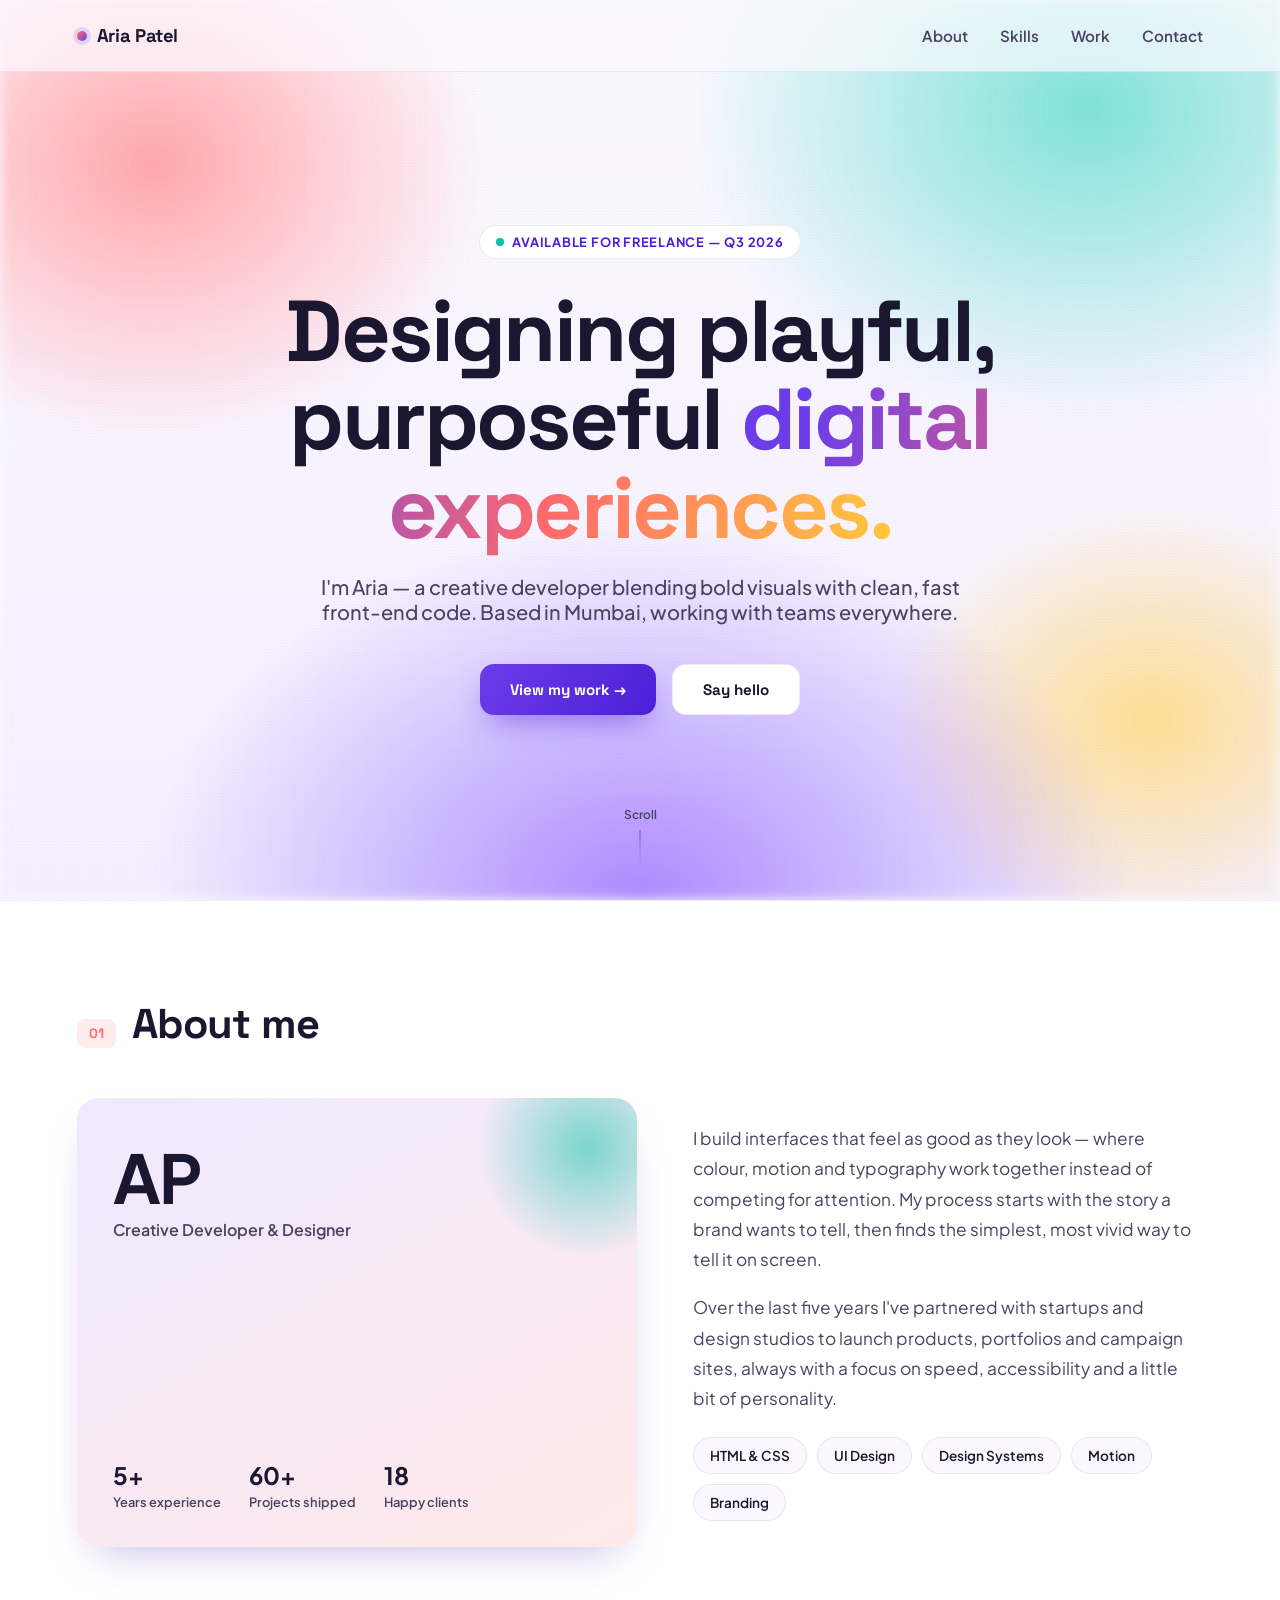
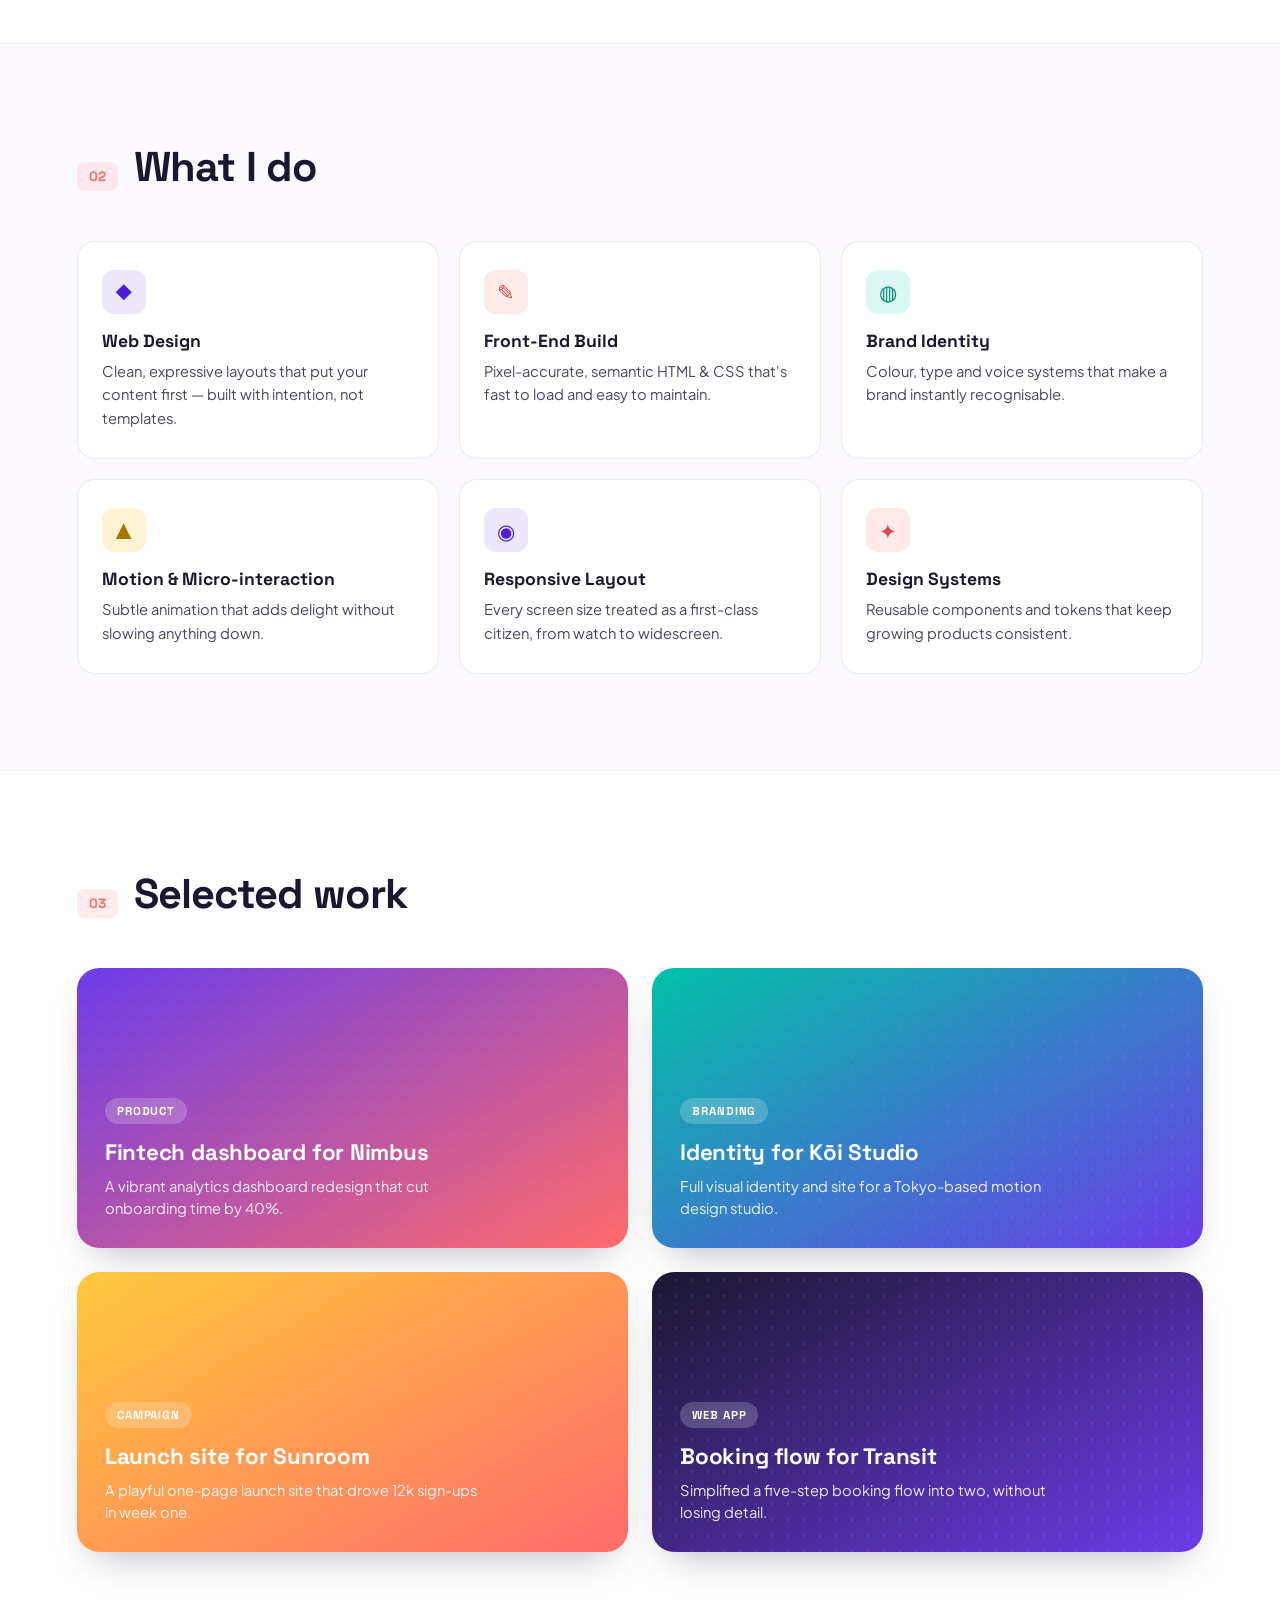
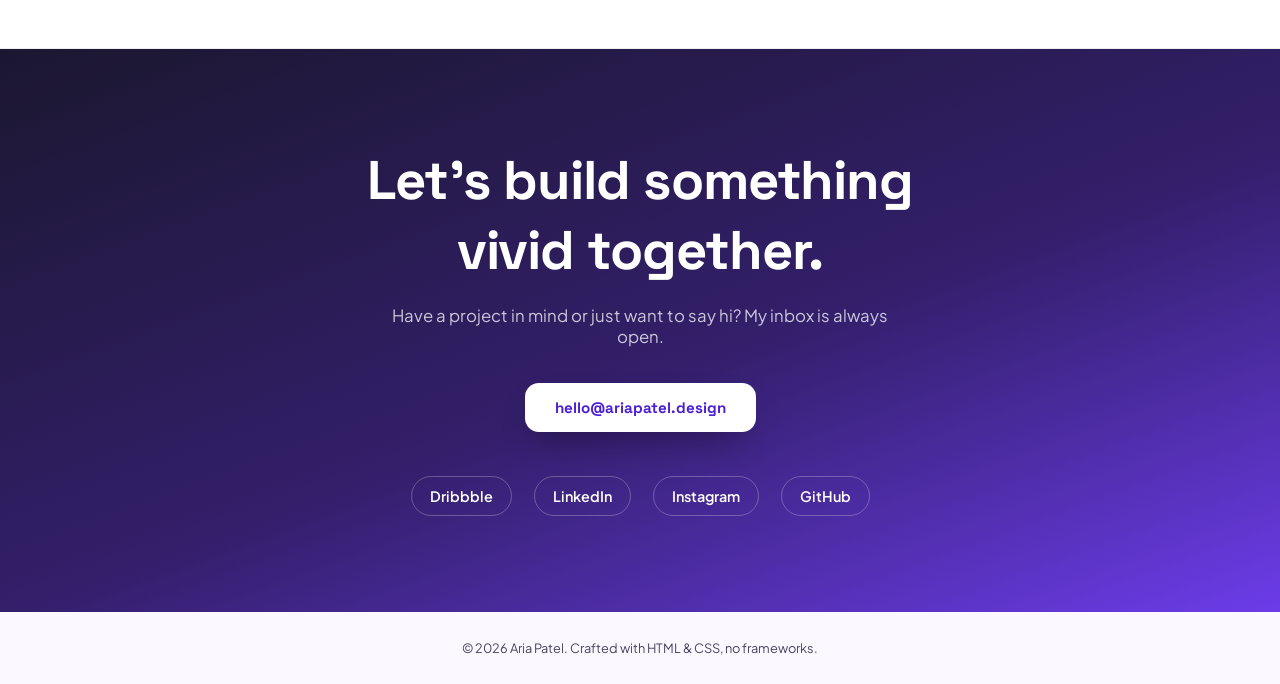
<file: index.html>
<!DOCTYPE html>
<html lang="en">
<head>
<meta charset="UTF-8">
<meta name="viewport" content="width=device-width, initial-scale=1.0">
<title>Aria Patel — Creative Developer</title>
<link rel="preconnect" href="https://fonts.googleapis.com">
<link rel="preconnect" href="https://fonts.gstatic.com" crossorigin>
<link href="https://fonts.googleapis.com/css2?family=Space+Grotesk:wght@400;500;600;700&family=Plus+Jakarta+Sans:wght@400;500;600;700;800&display=swap" rel="stylesheet">
<style>
  :root{
    --ink:#1b1730;
    --ink-soft:#4a4362;
    --cloud:#fbf9ff;
    --paper:#ffffff;
    --violet:#6c3ce9;
    --violet-deep:#4a1fd6;
    --coral:#ff6b6b;
    --teal:#00c2a8;
    --sun:#ffc93c;
    --line: rgba(27,23,48,0.08);
    --radius: 22px;
    --shadow: 0 20px 45px -20px rgba(76, 38, 173, 0.35);
  }

  *{box-sizing:border-box; margin:0; padding:0;}

  html{scroll-behavior:smooth;}

  body{
    font-family:'Plus Jakarta Sans', sans-serif;
    background: var(--cloud);
    color: var(--ink);
    overflow-x:hidden;
    -webkit-font-smoothing: antialiased;
  }

  h1,h2,h3, .brand, .btn, .tag{
    font-family:'Space Grotesk', sans-serif;
  }

  a{color:inherit; text-decoration:none;}
  img{max-width:100%; display:block;}
  section{position:relative; padding: 96px 6vw;}

  @media (prefers-reduced-motion: reduce){
    *{animation-duration:0.001ms !important; animation-iteration-count:1 !important; transition-duration:0.001ms !important;}
  }

  /* ---------- NAV ---------- */
  header{
    position:fixed; top:0; left:0; right:0; z-index:50;
    display:flex; align-items:center; justify-content:space-between;
    padding: 22px 6vw;
    background: rgba(251,249,255,0.7);
    backdrop-filter: blur(14px);
    -webkit-backdrop-filter: blur(14px);
    border-bottom:1px solid var(--line);
  }
  .brand{
    font-weight:700; font-size:1.15rem; letter-spacing:-0.02em;
    display:flex; align-items:center; gap:10px;
  }
  .brand .dot{
    width:10px; height:10px; border-radius:50%;
    background: linear-gradient(135deg, var(--coral), var(--violet));
    box-shadow: 0 0 0 4px rgba(108,60,233,0.15);
  }
  nav.links{display:flex; gap:32px; font-size:0.95rem; font-weight:600;}
  nav.links a{position:relative; padding:4px 0; color: var(--ink-soft); transition: color 0.25s ease;}
  nav.links a:hover{color:var(--violet-deep);}
  nav.links a::after{
    content:''; position:absolute; left:0; bottom:-2px; width:0; height:2px;
    background: linear-gradient(90deg, var(--coral), var(--violet));
    transition: width 0.3s ease;
  }
  nav.links a:hover::after{width:100%;}

  /* mobile nav toggle (checkbox hack, no JS) */
  .nav-toggle{display:none;}
  .burger{
    display:none; flex-direction:column; gap:5px; cursor:pointer; z-index:60;
  }
  .burger span{width:24px; height:2px; background:var(--ink); border-radius:2px; transition: all 0.3s ease;}

  /* ---------- HERO ---------- */
  .hero{
    min-height:100svh;
    display:flex; flex-direction:column; align-items:center; justify-content:center;
    text-align:center;
    padding: 120px 6vw 80px;
    isolation:isolate;
  }

  .hero-bg{
    position:absolute; inset:0; z-index:-1; overflow:hidden;
  }
  .hero-bg::before{
    content:'';
    position:absolute; inset:0;
    background:
      radial-gradient(38% 45% at 12% 18%, rgba(255,107,107,0.55), transparent 70%),
      radial-gradient(45% 50% at 85% 12%, rgba(0,194,168,0.45), transparent 70%),
      radial-gradient(55% 60% at 50% 100%, rgba(108,60,233,0.55), transparent 70%),
      radial-gradient(30% 35% at 90% 80%, rgba(255,201,60,0.5), transparent 70%),
      linear-gradient(180deg, #fbf9ff 0%, #f4effe 100%);
    filter: blur(6px) saturate(115%);
    animation: drift 18s ease-in-out infinite alternate;
  }
  .hero-bg .grain{
    position:absolute; inset:0;
    background-image: radial-gradient(rgba(27,23,48,0.06) 1px, transparent 1px);
    background-size: 3px 3px;
    opacity:0.5;
    mix-blend-mode:multiply;
  }
  @keyframes drift{
    0%{ transform: scale(1) translate(0,0); }
    100%{ transform: scale(1.08) translate(-1.5%, 1.5%); }
  }

  .eyebrow{
    display:inline-flex; align-items:center; gap:8px;
    background: var(--paper);
    border:1px solid var(--line);
    padding:8px 16px; border-radius:999px;
    font-size:0.8rem; font-weight:700; letter-spacing:0.06em; text-transform:uppercase;
    color: var(--violet-deep);
    box-shadow: var(--shadow);
    margin-bottom:28px;
  }
  .eyebrow .pulse{
    width:8px; height:8px; border-radius:50%; background: var(--teal);
    box-shadow:0 0 0 0 rgba(0,194,168,0.6);
    animation: pulse 2s infinite;
  }
  @keyframes pulse{
    0%{box-shadow:0 0 0 0 rgba(0,194,168,0.5);}
    70%{box-shadow:0 0 0 8px rgba(0,194,168,0);}
    100%{box-shadow:0 0 0 0 rgba(0,194,168,0);}
  }

  .hero h1{
    font-size: clamp(2.6rem, 8vw, 5.4rem);
    line-height:1.02;
    letter-spacing:-0.03em;
    font-weight:700;
    max-width:16ch;
  }
  .hero h1 em{
    font-style:normal;
    background: linear-gradient(100deg, var(--violet) 10%, var(--coral) 55%, var(--sun) 100%);
    -webkit-background-clip:text;
    background-clip:text;
    color:transparent;
  }

  .hero p.sub{
    margin-top:22px;
    font-size: clamp(1rem, 2.2vw, 1.25rem);
    color: var(--ink-soft);
    max-width:46ch;
    font-weight:500;
  }

  .cta-row{
    margin-top:40px;
    display:flex; gap:16px; flex-wrap:wrap; justify-content:center;
  }

  .btn{
    padding:15px 30px;
    border-radius:14px;
    font-weight:700; font-size:0.95rem;
    display:inline-flex; align-items:center; gap:8px;
    transition: transform 0.25s ease, box-shadow 0.25s ease;
    cursor:pointer; border:none;
  }
  .btn-primary{
    background: linear-gradient(120deg, var(--violet), var(--violet-deep));
    color:#fff;
    box-shadow: 0 14px 30px -10px rgba(74,31,214,0.55);
  }
  .btn-primary:hover{transform: translateY(-3px); box-shadow: 0 18px 36px -10px rgba(74,31,214,0.6);}
  .btn-ghost{
    background: var(--paper);
    color: var(--ink);
    border:1px solid var(--line);
  }
  .btn-ghost:hover{transform: translateY(-3px); border-color: var(--violet);}

  .scroll-cue{
    position:absolute; bottom:36px; left:50%; transform:translateX(-50%);
    font-size:0.75rem; color:var(--ink-soft); font-weight:600;
    display:flex; flex-direction:column; align-items:center; gap:8px;
  }
  .scroll-cue .line{
    width:1px; height:34px;
    background: linear-gradient(180deg, var(--violet), transparent);
    animation: scrollcue 1.8s ease-in-out infinite;
  }
  @keyframes scrollcue{
    0%{transform:scaleY(0.3); transform-origin:top;}
    50%{transform:scaleY(1); transform-origin:top;}
    100%{transform:scaleY(0.3); transform-origin:bottom;}
  }

  /* ---------- SECTION HEADS ---------- */
  .section-head{
    display:flex; align-items:baseline; gap:16px; margin-bottom:48px; flex-wrap:wrap;
  }
  .section-head .num{
    font-family:'Space Grotesk', sans-serif;
    font-size:0.85rem; font-weight:700; color:var(--coral);
    background: rgba(255,107,107,0.12);
    padding:6px 12px; border-radius:8px;
  }
  .section-head h2{
    font-size: clamp(1.8rem, 4vw, 2.6rem);
    letter-spacing:-0.02em;
    font-weight:700;
  }

  /* ---------- ABOUT ---------- */
  .about{
    background: var(--paper);
    border-top:1px solid var(--line);
    border-bottom:1px solid var(--line);
  }
  .about-grid{
    display:grid; grid-template-columns: 1.1fr 1fr; gap:56px; align-items:center;
  }
  .about-card{
    position:relative;
    background: linear-gradient(150deg, #efe9ff, #ffe9ea);
    border-radius: var(--radius);
    padding:36px;
    aspect-ratio: 4/3.2;
    display:flex; flex-direction:column; justify-content:space-between;
    overflow:hidden;
    box-shadow: var(--shadow);
  }
  .about-card::before{
    content:'';
    position:absolute; width:220px; height:220px; border-radius:50%;
    background: radial-gradient(circle, rgba(0,194,168,0.5), transparent 70%);
    top:-60px; right:-60px;
  }
  .about-card .initials{
    font-size:4.2rem; font-weight:700; letter-spacing:-0.03em; color: var(--ink);
  }
  .about-card .role{
    font-weight:600; color: var(--ink-soft);
  }
  .stat-row{
    display:flex; gap:28px; position:relative; z-index:1;
  }
  .stat-row div strong{display:block; font-size:1.5rem; font-weight:700;}
  .stat-row div span{font-size:0.8rem; color:var(--ink-soft); font-weight:600;}

  .about-text p{
    font-size:1.08rem; line-height:1.75; color: var(--ink-soft); margin-bottom:18px;
  }
  .chip-row{display:flex; flex-wrap:wrap; gap:10px; margin-top:24px;}
  .chip{
    padding:9px 16px; border-radius:999px; font-size:0.85rem; font-weight:600;
    background: var(--cloud); border:1px solid var(--line);
  }

  /* ---------- SKILLS ---------- */
  .skills{background: var(--cloud);}
  .skills-grid{
    display:grid; grid-template-columns: repeat(3, 1fr); gap:20px;
  }
  .skill-card{
    background: var(--paper);
    border:1px solid var(--line);
    border-radius:18px;
    padding:28px 24px;
    transition: transform 0.3s ease, box-shadow 0.3s ease, border-color 0.3s ease;
  }
  .skill-card:hover{
    transform: translateY(-6px);
    box-shadow: var(--shadow);
    border-color: transparent;
  }
  .skill-card .icon{
    width:44px; height:44px; border-radius:12px;
    display:flex; align-items:center; justify-content:center;
    font-size:1.3rem; margin-bottom:16px;
  }
  .skill-card h3{font-size:1.1rem; margin-bottom:8px;}
  .skill-card p{font-size:0.92rem; color:var(--ink-soft); line-height:1.6;}
  .ic-1{background: rgba(108,60,233,0.12); color:var(--violet-deep);}
  .ic-2{background: rgba(255,107,107,0.14); color:#d8474a;}
  .ic-3{background: rgba(0,194,168,0.14); color:#008a76;}
  .ic-4{background: rgba(255,201,60,0.22); color:#a37700;}
  .ic-5{background: rgba(108,60,233,0.12); color:var(--violet-deep);}
  .ic-6{background: rgba(255,107,107,0.14); color:#d8474a;}

  /* ---------- PROJECTS ---------- */
  .projects{background: var(--paper); border-top:1px solid var(--line); border-bottom:1px solid var(--line);}
  .project-grid{
    display:grid; grid-template-columns: repeat(2, 1fr); gap:24px;
  }
  .project-card{
    border-radius: var(--radius);
    overflow:hidden;
    position:relative;
    min-height:280px;
    display:flex; align-items:flex-end;
    padding:28px;
    color:#fff;
    isolation:isolate;
    box-shadow: 0 18px 40px -18px rgba(27,23,48,0.35);
  }
  .project-card::before{
    content:''; position:absolute; inset:0; z-index:-1;
  }
  .p1::before{background: linear-gradient(150deg, #6c3ce9, #ff6b6b);}
  .p2::before{background: linear-gradient(150deg, #00c2a8, #6c3ce9);}
  .p3::before{background: linear-gradient(150deg, #ffc93c, #ff6b6b);}
  .p4::before{background: linear-gradient(150deg, #1b1730, #6c3ce9);}
  .project-card::after{
    content:'';
    position:absolute; inset:0; z-index:-1;
    background-image: radial-gradient(rgba(255,255,255,0.18) 1.5px, transparent 1.5px);
    background-size: 16px 16px;
    opacity:0.5;
  }
  .project-card .tag{
    font-size:0.72rem; font-weight:700; text-transform:uppercase; letter-spacing:0.08em;
    background: rgba(255,255,255,0.2);
    padding:6px 12px; border-radius:999px;
    display:inline-block; margin-bottom:14px;
    backdrop-filter: blur(4px);
    width:fit-content;
  }
  .project-card h3{font-size:1.4rem; margin-bottom:8px; letter-spacing:-0.01em;}
  .project-card p{font-size:0.92rem; opacity:0.9; max-width:34ch; line-height:1.55;}
  .project-card{transition: transform 0.35s ease;}
  .project-card:hover{transform: translateY(-6px);}

  /* ---------- CONTACT ---------- */
  .contact{
    background: linear-gradient(160deg, #1b1730, #331f6b 55%, #6c3ce9);
    color:#fff;
    text-align:center;
    border-radius: 0;
  }
  .contact h2{
    font-size: clamp(2rem, 5vw, 3.4rem);
    letter-spacing:-0.02em;
    max-width:18ch;
    margin:0 auto 20px;
  }
  .contact p{
    color: rgba(255,255,255,0.75);
    max-width:44ch;
    margin:0 auto 36px;
    font-size:1.05rem;
  }
  .contact .btn-primary{
    background: #fff; color: var(--violet-deep);
    box-shadow: 0 16px 34px -12px rgba(0,0,0,0.4);
  }
  .contact .btn-primary:hover{transform: translateY(-3px);}
  .social-row{
    display:flex; gap:22px; justify-content:center; margin-top:44px;
    flex-wrap:wrap;
  }
  .social-row a{
    font-weight:600; font-size:0.9rem;
    padding:10px 18px; border-radius:999px;
    border:1px solid rgba(255,255,255,0.25);
    transition: background 0.25s ease, border-color 0.25s ease;
  }
  .social-row a:hover{background: rgba(255,255,255,0.12); border-color: rgba(255,255,255,0.5);}

  footer{
    text-align:center; padding:28px 6vw; font-size:0.8rem; color:var(--ink-soft);
    background: var(--cloud);
  }

  /* ---------- RESPONSIVE ---------- */
  @media (max-width: 900px){
    .about-grid{grid-template-columns:1fr;}
    .skills-grid{grid-template-columns: repeat(2, 1fr);}
    .project-grid{grid-template-columns:1fr;}
  }

  @media (max-width: 680px){
    nav.links{
      position:fixed; top:0; right:0; height:100svh; width:78%; max-width:320px;
      background: var(--paper);
      flex-direction:column; justify-content:center; align-items:flex-start;
      gap:26px; padding: 40px;
      transform: translateX(100%);
      transition: transform 0.4s cubic-bezier(.6,0,.2,1);
      box-shadow: -10px 0 40px rgba(27,23,48,0.15);
      font-size:1.15rem;
    }
    .nav-toggle:checked ~ nav.links{transform: translateX(0);}
    .burger{display:flex;}
    .nav-toggle:checked ~ .burger span:nth-child(1){transform: translateY(7px) rotate(45deg);}
    .nav-toggle:checked ~ .burger span:nth-child(2){opacity:0;}
    .nav-toggle:checked ~ .burger span:nth-child(3){transform: translateY(-7px) rotate(-45deg);}

    section{padding: 72px 6vw;}
    .skills-grid{grid-template-columns: 1fr;}
    .cta-row{flex-direction:column; width:100%;}
    .btn{justify-content:center;}
    .stat-row{gap:18px;}
    .about-card{aspect-ratio:auto; padding:28px;}
  }
</style>
</head>
<body>

<input type="checkbox" id="nav-toggle" class="nav-toggle">

<header>
  <a href="#top" class="brand"><span class="dot"></span>Aria Patel</a>
  <nav class="links">
    <a href="#about">About</a>
    <a href="#skills">Skills</a>
    <a href="#work">Work</a>
    <a href="#contact">Contact</a>
  </nav>
  <label for="nav-toggle" class="burger" aria-label="Toggle menu">
    <span></span><span></span><span></span>
  </label>
</header>

<main id="top">

  <section class="hero">
    <div class="hero-bg"><div class="grain"></div></div>
    <span class="eyebrow"><span class="pulse"></span>Available for freelance — Q3 2026</span>
    <h1>Designing playful, purposeful <em>digital experiences.</em></h1>
    <p class="sub">I'm Aria — a creative developer blending bold visuals with clean, fast front-end code. Based in Mumbai, working with teams everywhere.</p>
    <div class="cta-row">
      <a href="#work" class="btn btn-primary">View my work →</a>
      <a href="#contact" class="btn btn-ghost">Say hello</a>
    </div>
    <div class="scroll-cue"><span>Scroll</span><span class="line"></span></div>
  </section>

  <section class="about" id="about">
    <div class="section-head"><span class="num">01</span><h2>About me</h2></div>
    <div class="about-grid">
      <div class="about-card">
        <div>
          <div class="initials">AP</div>
          <div class="role">Creative Developer & Designer</div>
        </div>
        <div class="stat-row">
          <div><strong>5+</strong><span>Years experience</span></div>
          <div><strong>60+</strong><span>Projects shipped</span></div>
          <div><strong>18</strong><span>Happy clients</span></div>
        </div>
      </div>
      <div class="about-text">
        <p>I build interfaces that feel as good as they look — where colour, motion and typography work together instead of competing for attention. My process starts with the story a brand wants to tell, then finds the simplest, most vivid way to tell it on screen.</p>
        <p>Over the last five years I've partnered with startups and design studios to launch products, portfolios and campaign sites, always with a focus on speed, accessibility and a little bit of personality.</p>
        <div class="chip-row">
          <span class="chip">HTML &amp; CSS</span>
          <span class="chip">UI Design</span>
          <span class="chip">Design Systems</span>
          <span class="chip">Motion</span>
          <span class="chip">Branding</span>
        </div>
      </div>
    </div>
  </section>

  <section class="skills" id="skills">
    <div class="section-head"><span class="num">02</span><h2>What I do</h2></div>
    <div class="skills-grid">
      <div class="skill-card">
        <div class="icon ic-1">◆</div>
        <h3>Web Design</h3>
        <p>Clean, expressive layouts that put your content first — built with intention, not templates.</p>
      </div>
      <div class="skill-card">
        <div class="icon ic-2">✎</div>
        <h3>Front-End Build</h3>
        <p>Pixel-accurate, semantic HTML &amp; CSS that's fast to load and easy to maintain.</p>
      </div>
      <div class="skill-card">
        <div class="icon ic-3">◍</div>
        <h3>Brand Identity</h3>
        <p>Colour, type and voice systems that make a brand instantly recognisable.</p>
      </div>
      <div class="skill-card">
        <div class="icon ic-4">▲</div>
        <h3>Motion &amp; Micro-interaction</h3>
        <p>Subtle animation that adds delight without slowing anything down.</p>
      </div>
      <div class="skill-card">
        <div class="icon ic-5">◉</div>
        <h3>Responsive Layout</h3>
        <p>Every screen size treated as a first-class citizen, from watch to widescreen.</p>
      </div>
      <div class="skill-card">
        <div class="icon ic-6">✦</div>
        <h3>Design Systems</h3>
        <p>Reusable components and tokens that keep growing products consistent.</p>
      </div>
    </div>
  </section>

  <section class="projects" id="work">
    <div class="section-head"><span class="num">03</span><h2>Selected work</h2></div>
    <div class="project-grid">
      <div class="project-card p1">
        <div>
          <span class="tag">Product</span>
          <h3>Fintech dashboard for Nimbus</h3>
          <p>A vibrant analytics dashboard redesign that cut onboarding time by 40%.</p>
        </div>
      </div>
      <div class="project-card p2">
        <div>
          <span class="tag">Branding</span>
          <h3>Identity for Kōi Studio</h3>
          <p>Full visual identity and site for a Tokyo-based motion design studio.</p>
        </div>
      </div>
      <div class="project-card p3">
        <div>
          <span class="tag">Campaign</span>
          <h3>Launch site for Sunroom</h3>
          <p>A playful one-page launch site that drove 12k sign-ups in week one.</p>
        </div>
      </div>
      <div class="project-card p4">
        <div>
          <span class="tag">Web App</span>
          <h3>Booking flow for Transit</h3>
          <p>Simplified a five-step booking flow into two, without losing detail.</p>
        </div>
      </div>
    </div>
  </section>

  <section class="contact" id="contact">
    <h2>Let's build something vivid together.</h2>
    <p>Have a project in mind or just want to say hi? My inbox is always open.</p>
    <a href="mailto:hello@ariapatel.design" class="btn btn-primary">hello@ariapatel.design</a>
    <div class="social-row">
      <a href="#">Dribbble</a>
      <a href="#">LinkedIn</a>
      <a href="#">Instagram</a>
      <a href="#">GitHub</a>
    </div>
  </section>

</main>

<footer>© 2026 Aria Patel. Crafted with HTML &amp; CSS, no frameworks.</footer>

</body>
</html>
</file>
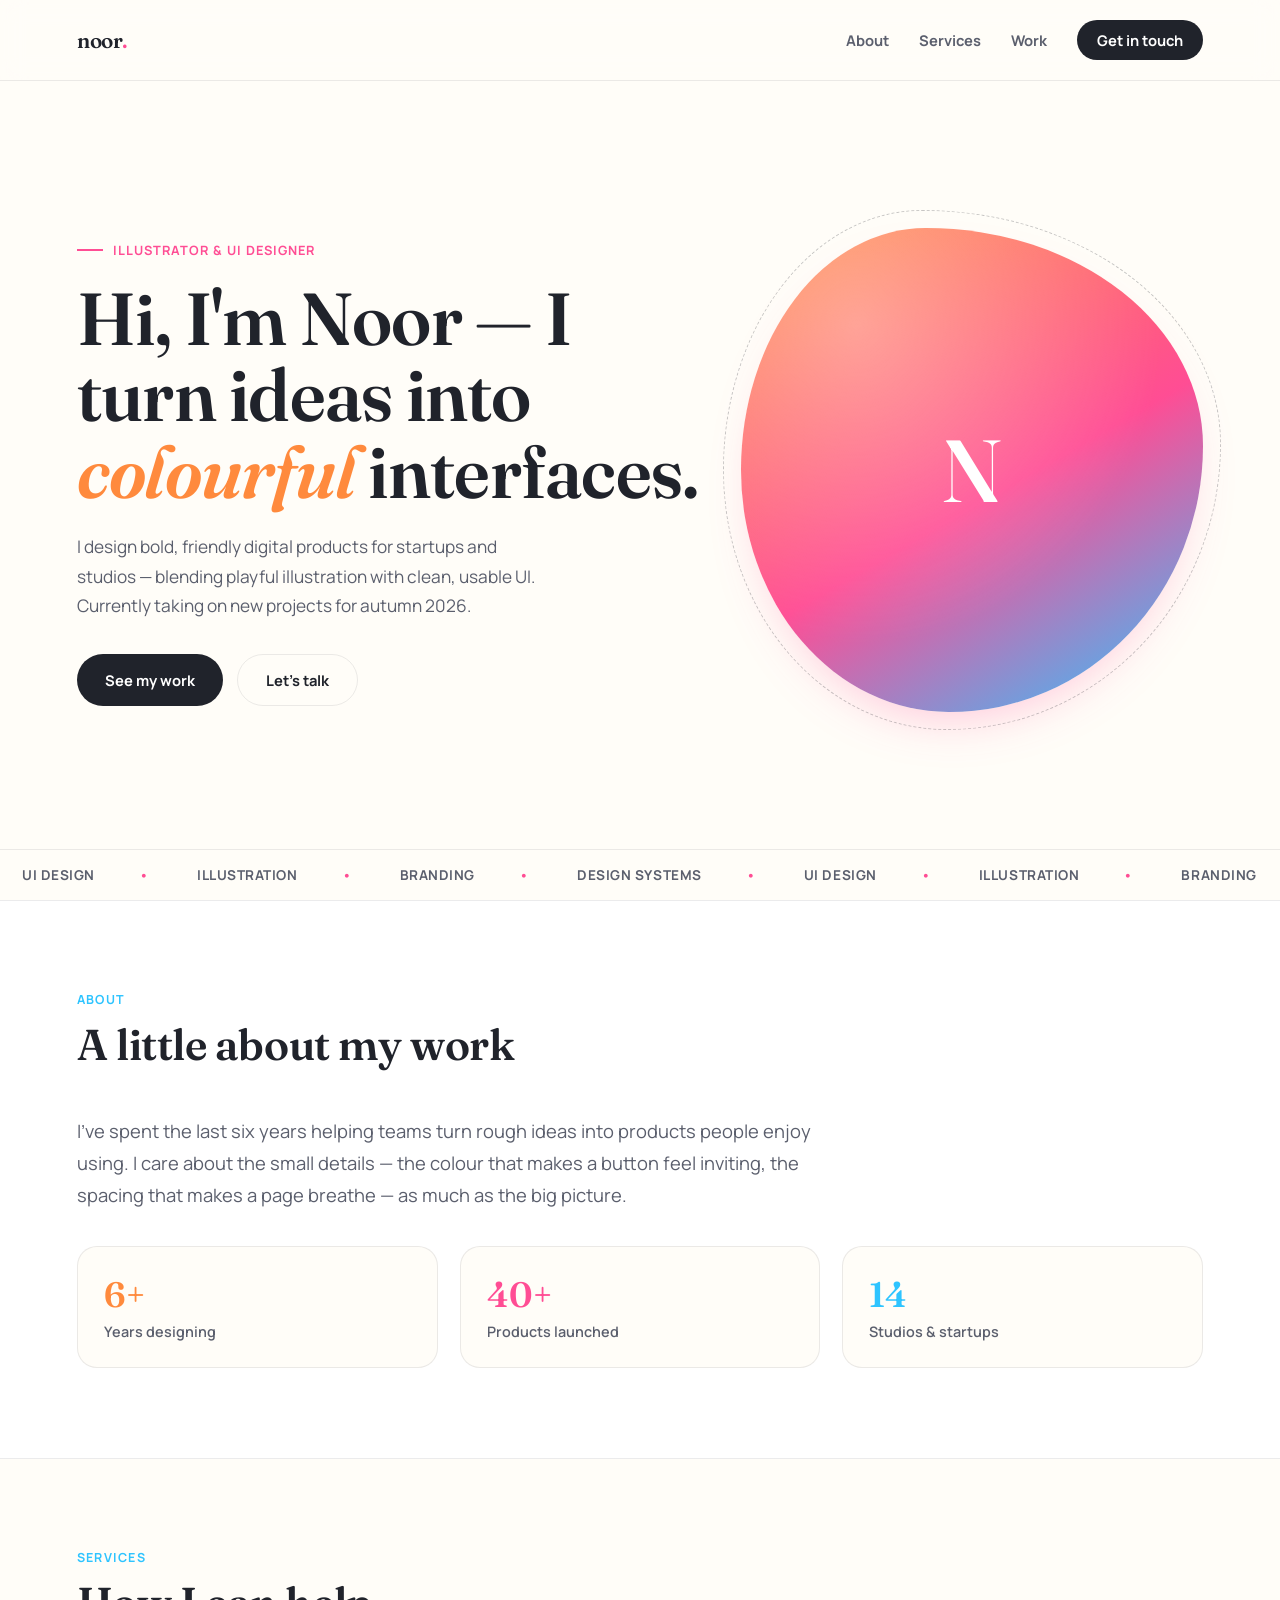
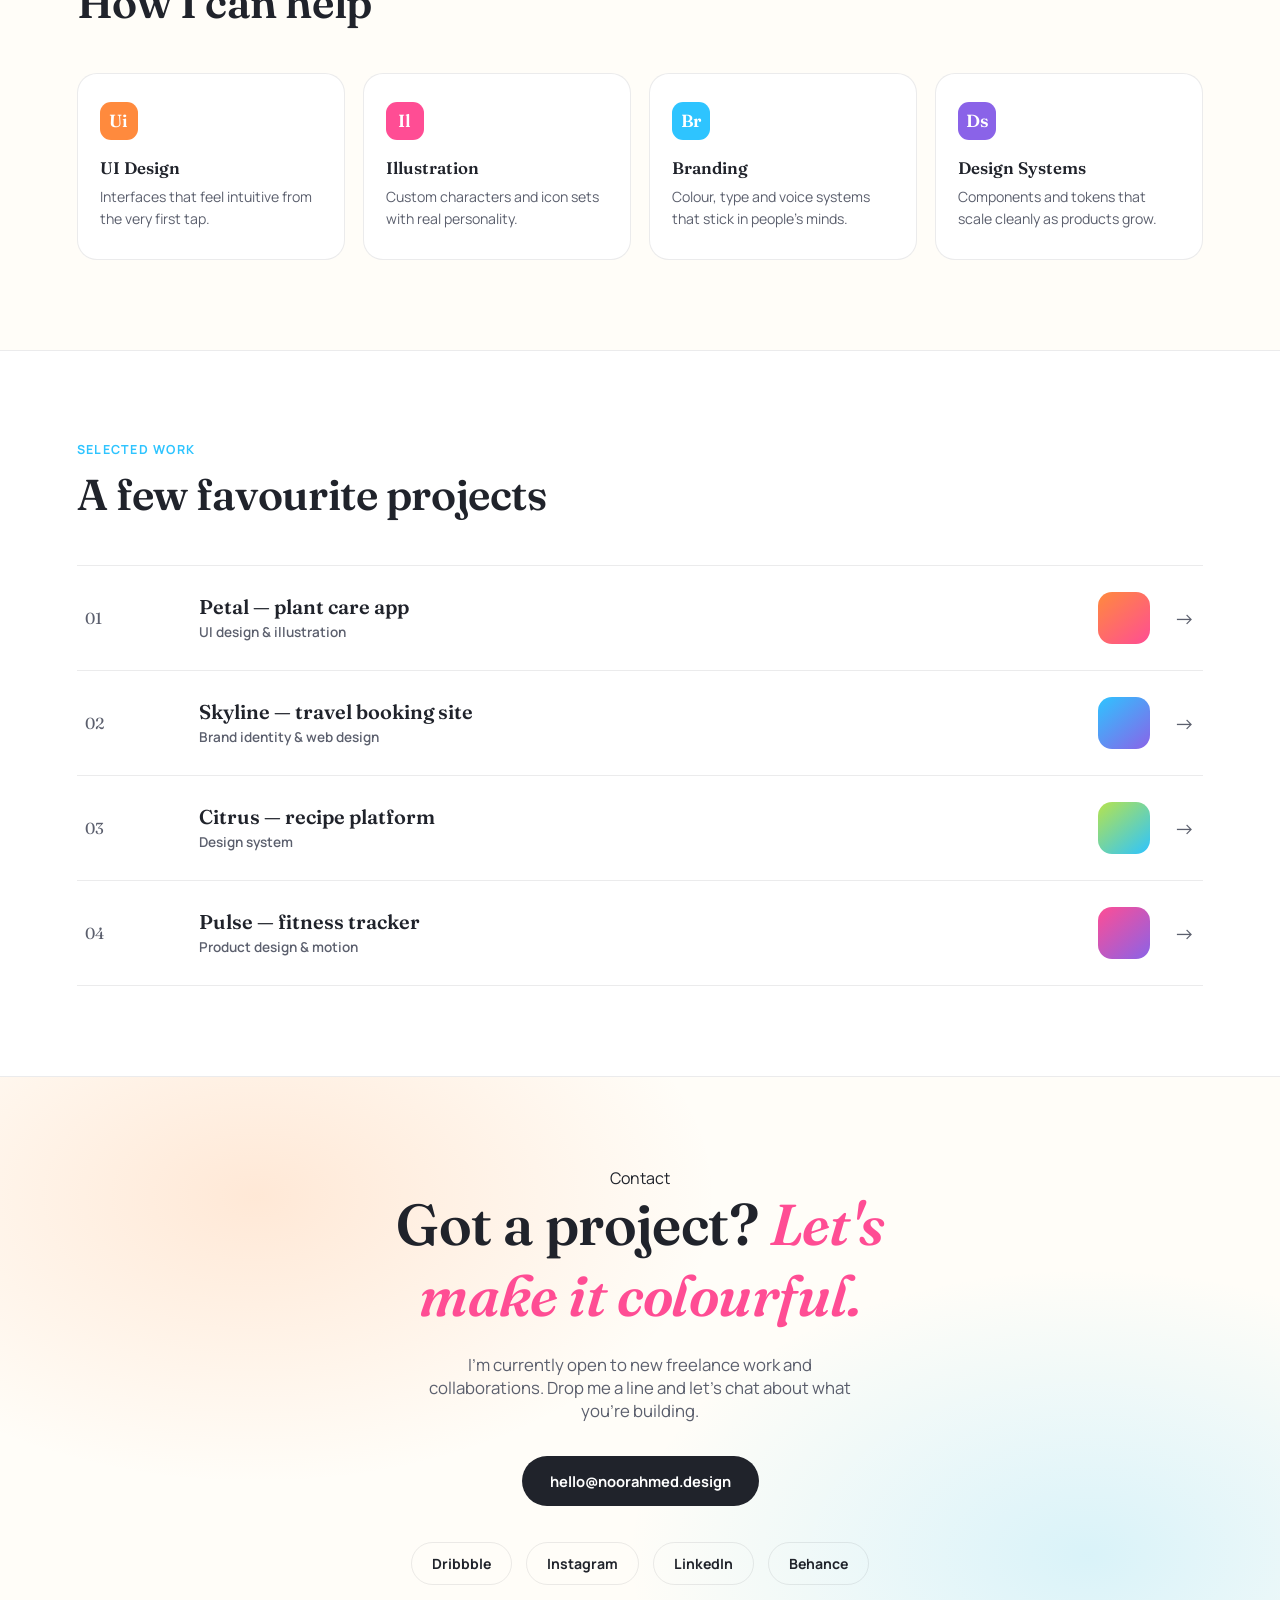
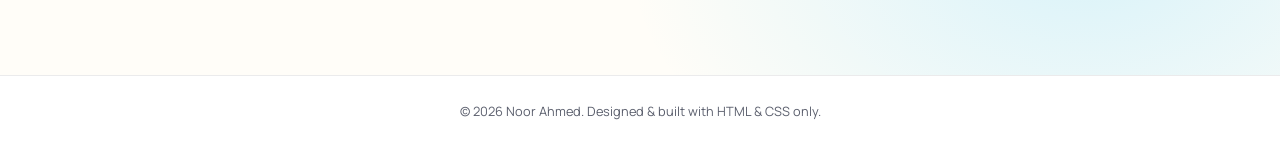
<file: portfolio-noor.html>
<!DOCTYPE html>
<html lang="en">
<head>
<meta charset="UTF-8">
<meta name="viewport" content="width=device-width, initial-scale=1.0">
<title>Noor Ahmed — Illustrator & UI Designer</title>
<link rel="preconnect" href="https://fonts.googleapis.com">
<link rel="preconnect" href="https://fonts.gstatic.com" crossorigin>
<link href="https://fonts.googleapis.com/css2?family=Fraunces:opsz,wght@9..144,500;9..144,600;9..144,700&family=Manrope:wght@400;500;600;700;800&display=swap" rel="stylesheet">
<style>
  :root{
    --ink:#20232b;
    --ink-soft:#5b5f6d;
    --paper:#fffdf8;
    --card:#ffffff;
    --mango:#ff8a3d;
    --pink:#ff4d94;
    --sky:#2ec4ff;
    --lime:#b6e34d;
    --line: rgba(32,35,43,0.09);
    --radius: 26px;
    --shadow: 0 24px 50px -22px rgba(255,77,148,0.35);
  }

  *{box-sizing:border-box; margin:0; padding:0;}
  html{scroll-behavior:smooth;}

  body{
    font-family:'Manrope', sans-serif;
    background: var(--paper);
    color: var(--ink);
    overflow-x:hidden;
    -webkit-font-smoothing:antialiased;
  }

  h1,h2,h3,.brand,.wordmark{font-family:'Fraunces', serif;}

  a{color:inherit; text-decoration:none;}
  img{max-width:100%; display:block;}
  section{position:relative; padding: 90px 6vw;}

  @media (prefers-reduced-motion: reduce){
    *{animation-duration:0.001ms !important; animation-iteration-count:1 !important; transition-duration:0.001ms !important;}
  }

  /* ---------- NAV ---------- */
  header{
    position:fixed; top:0; left:0; right:0; z-index:50;
    display:flex; align-items:center; justify-content:space-between;
    padding: 20px 6vw;
    background: rgba(255,253,248,0.75);
    backdrop-filter: blur(12px);
    -webkit-backdrop-filter: blur(12px);
    border-bottom:1px solid var(--line);
  }
  .brand{font-size:1.3rem; font-weight:600; letter-spacing:-0.01em;}
  .brand span{color:var(--pink);}
  nav.links{display:flex; align-items:center; gap:30px; font-size:0.92rem; font-weight:700; font-family:'Manrope',sans-serif;}
  nav.links a{color:var(--ink-soft); transition: color 0.25s ease;}
  nav.links a:hover{color:var(--ink);}
  nav.links .cta-mini{
    background:var(--ink); color:#fff; padding:10px 20px; border-radius:999px;
  }
  nav.links .cta-mini:hover{background:var(--pink);}

  .nav-toggle{display:none;}
  .burger{display:none; flex-direction:column; gap:5px; cursor:pointer; z-index:60;}
  .burger span{width:24px; height:2px; background:var(--ink); border-radius:2px; transition:all 0.3s ease;}

  /* ---------- HERO ---------- */
  .hero{
    min-height:100svh;
    display:grid;
    grid-template-columns: 1.15fr 0.85fr;
    align-items:center;
    gap:40px;
    padding-top:130px;
  }
  .hero-copy .eyebrow{
    display:inline-flex; align-items:center; gap:10px;
    font-family:'Manrope',sans-serif;
    font-weight:700; font-size:0.8rem; letter-spacing:0.08em; text-transform:uppercase;
    color: var(--pink); margin-bottom:22px;
  }
  .hero-copy .eyebrow::before{
    content:''; width:26px; height:2px; background: var(--pink);
  }
  .hero h1{
    font-size: clamp(2.6rem, 6.2vw, 4.6rem);
    line-height:1.04;
    font-weight:600;
    letter-spacing:-0.01em;
  }
  .hero h1 .accent{
    font-style:italic;
    color: var(--mango);
  }
  .hero p.sub{
    margin-top:22px;
    font-family:'Manrope',sans-serif;
    font-size:1.08rem;
    color: var(--ink-soft);
    max-width:42ch;
    line-height:1.7;
  }
  .cta-row{margin-top:34px; display:flex; gap:14px; flex-wrap:wrap;}
  .btn{
    font-family:'Manrope',sans-serif;
    padding:15px 28px; border-radius:999px; font-weight:700; font-size:0.92rem;
    display:inline-flex; align-items:center; gap:8px; cursor:pointer; border:none;
    transition: transform 0.25s ease, box-shadow 0.25s ease, background 0.25s ease;
  }
  .btn-primary{
    background: var(--ink); color:#fff;
  }
  .btn-primary:hover{background: var(--pink); transform: translateY(-3px);}
  .btn-ghost{
    background: transparent; color: var(--ink); border:1.5px solid var(--line);
  }
  .btn-ghost:hover{border-color: var(--ink); transform: translateY(-3px);}

  .avatar-blob{
    position:relative;
    aspect-ratio: 1/1.05;
    border-radius: 40% 60% 55% 45% / 50% 45% 55% 50%;
    background:
      radial-gradient(120% 120% at 25% 20%, rgba(255,255,255,0.35), transparent 55%),
      linear-gradient(150deg, var(--mango), var(--pink) 55%, var(--sky));
    box-shadow: var(--shadow);
    animation: morph 12s ease-in-out infinite;
    display:flex; align-items:center; justify-content:center;
  }
  .avatar-blob span{
    font-family:'Fraunces', serif;
    font-size:5.5rem; color:#fff; font-weight:600;
  }
  .avatar-blob .ring{
    position:absolute; inset:-18px;
    border:1.5px dashed rgba(32,35,43,0.25);
    border-radius: inherit;
    animation: spin 30s linear infinite;
  }
  @keyframes morph{
    0%,100%{border-radius: 40% 60% 55% 45% / 50% 45% 55% 50%;}
    50%{border-radius: 58% 42% 40% 60% / 45% 55% 45% 55%;}
  }
  @keyframes spin{ to{ transform: rotate(360deg); } }

  .scroll-ticker{
    position:absolute; bottom:0; left:0; right:0;
    white-space:nowrap; overflow:hidden;
    border-top:1px solid var(--line);
    padding:16px 0;
    font-family:'Manrope',sans-serif;
    font-weight:700; font-size:0.85rem; letter-spacing:0.04em; text-transform:uppercase;
    color: var(--ink-soft);
  }
  .scroll-ticker .track{
    display:inline-block;
    animation: ticker 22s linear infinite;
  }
  .scroll-ticker .track span{margin:0 22px;}
  .scroll-ticker .track span.dot{color:var(--pink);}
  @keyframes ticker{ from{transform:translateX(0);} to{transform:translateX(-50%);} }

  /* ---------- SECTION HEAD ---------- */
  .section-head{margin-bottom:44px;}
  .section-head .tag-label{
    font-family:'Manrope',sans-serif; font-weight:700; font-size:0.78rem;
    letter-spacing:0.1em; text-transform:uppercase; color: var(--sky);
    display:block; margin-bottom:10px;
  }
  .section-head h2{
    font-size: clamp(1.9rem, 4vw, 2.7rem); font-weight:600; letter-spacing:-0.01em;
  }

  /* ---------- ABOUT ---------- */
  .about{background: var(--card); border-top:1px solid var(--line); border-bottom:1px solid var(--line);}
  .about-grid{display:grid; grid-template-columns: repeat(3, 1fr); gap:22px;}
  .about-lead{grid-column: span 3; font-family:'Manrope',sans-serif; font-size:1.15rem; line-height:1.75; color: var(--ink-soft); max-width:70ch; margin-bottom:12px;}
  .fact-card{
    background: var(--paper);
    border:1px solid var(--line);
    border-radius: 20px;
    padding:26px;
  }
  .fact-card .n{font-family:'Fraunces',serif; font-size:2.2rem; font-weight:600;}
  .fact-card .n.mango{color:var(--mango);}
  .fact-card .n.pink{color:var(--pink);}
  .fact-card .n.sky{color:var(--sky);}
  .fact-card p{font-family:'Manrope',sans-serif; font-size:0.9rem; color:var(--ink-soft); margin-top:6px; font-weight:600;}

  /* ---------- SERVICES ---------- */
  .services-grid{display:grid; grid-template-columns: repeat(4, 1fr); gap:18px;}
  .service-card{
    border-radius:20px; padding:28px 22px;
    background: var(--card);
    border:1px solid var(--line);
    transition: transform 0.3s ease, box-shadow 0.3s ease;
  }
  .service-card:hover{transform: translateY(-6px); box-shadow: var(--shadow); border-color:transparent;}
  .service-card .mark{
    width:38px; height:38px; border-radius:11px; display:flex; align-items:center; justify-content:center;
    font-family:'Fraunces',serif; font-weight:600; font-size:1.1rem; color:#fff; margin-bottom:18px;
  }
  .m1{background: var(--mango);}
  .m2{background: var(--pink);}
  .m3{background: var(--sky);}
  .m4{background: #8a63e8;}
  .service-card h3{font-size:1.05rem; font-weight:600; margin-bottom:8px;}
  .service-card p{font-family:'Manrope',sans-serif; font-size:0.88rem; color: var(--ink-soft); line-height:1.6;}

  /* ---------- WORK ---------- */
  .work{background: var(--card); border-top:1px solid var(--line); border-bottom:1px solid var(--line);}
  .work-list{display:flex; flex-direction:column;}
  .work-row{
    display:grid; grid-template-columns: 90px 1fr auto auto;
    align-items:center; gap:24px;
    padding:26px 8px;
    border-bottom:1px solid var(--line);
    transition: background 0.25s ease;
  }
  .work-row:first-child{border-top:1px solid var(--line);}
  .work-row:hover{background: var(--paper);}
  .work-row .idx{font-family:'Fraunces',serif; font-size:1rem; color: var(--ink-soft);}
  .work-row .title{font-size:1.25rem; font-weight:600; font-family:'Fraunces',serif;}
  .work-row .title span{display:block; font-family:'Manrope',sans-serif; font-size:0.85rem; color:var(--ink-soft); font-weight:600; margin-top:4px;}
  .work-row .swatch{width:52px; height:52px; border-radius:14px;}
  .w1{background: linear-gradient(140deg, var(--mango), var(--pink));}
  .w2{background: linear-gradient(140deg, var(--sky), #8a63e8);}
  .w3{background: linear-gradient(140deg, var(--lime), var(--sky));}
  .w4{background: linear-gradient(140deg, var(--pink), #8a63e8);}
  .work-row .arrow{
    font-size:1.3rem; color: var(--ink-soft); transition: transform 0.25s ease, color 0.25s ease;
  }
  .work-row:hover .arrow{transform: translateX(6px); color: var(--pink);}

  /* ---------- CONTACT ---------- */
  .contact{
    text-align:center;
    background:
      radial-gradient(60% 80% at 20% 20%, rgba(255,138,61,0.18), transparent 60%),
      radial-gradient(60% 80% at 85% 80%, rgba(46,196,255,0.18), transparent 60%),
      var(--paper);
  }
  .contact .tag-label{display:block; text-align:center;}
  .contact h2{
    font-size: clamp(2.1rem, 6vw, 3.6rem);
    max-width:16ch; margin:0 auto 22px; font-weight:600; letter-spacing:-0.01em;
  }
  .contact h2 .accent{font-style:italic; color:var(--pink);}
  .contact p{font-family:'Manrope',sans-serif; color:var(--ink-soft); max-width:44ch; margin:0 auto 34px; font-size:1.05rem;}
  .social-row{display:flex; gap:14px; justify-content:center; flex-wrap:wrap; margin-top:36px; font-family:'Manrope',sans-serif;}
  .social-row a{
    font-weight:700; font-size:0.88rem; padding:11px 20px; border-radius:999px;
    border:1.5px solid var(--line); transition: border-color 0.25s ease, transform 0.25s ease;
  }
  .social-row a:hover{border-color: var(--ink); transform: translateY(-2px);}

  footer{
    text-align:center; padding:26px 6vw; font-size:0.8rem; color: var(--ink-soft);
    font-family:'Manrope',sans-serif;
    background: var(--card); border-top:1px solid var(--line);
  }

  /* ---------- RESPONSIVE ---------- */
  @media (max-width: 980px){
    .hero{grid-template-columns:1fr; gap:52px; text-align:left;}
    .avatar-blob{width:55%; margin:0 auto; max-width:280px;}
    .about-grid{grid-template-columns: repeat(3, 1fr);}
    .services-grid{grid-template-columns: repeat(2, 1fr);}
  }

  @media (max-width: 680px){
    nav.links{
      position:fixed; top:0; right:0; height:100svh; width:78%; max-width:300px;
      background: var(--card);
      flex-direction:column; justify-content:center; align-items:flex-start;
      gap:26px; padding:40px;
      transform: translateX(100%);
      transition: transform 0.4s cubic-bezier(.6,0,.2,1);
      box-shadow: -10px 0 40px rgba(32,35,43,0.15);
      font-size:1.1rem;
    }
    .nav-toggle:checked ~ nav.links{transform: translateX(0);}
    .burger{display:flex;}
    .nav-toggle:checked ~ .burger span:nth-child(1){transform: translateY(7px) rotate(45deg);}
    .nav-toggle:checked ~ .burger span:nth-child(2){opacity:0;}
    .nav-toggle:checked ~ .burger span:nth-child(3){transform: translateY(-7px) rotate(-45deg);}

    section{padding:64px 6vw;}
    .hero{padding-top:110px;}
    .about-grid{grid-template-columns: 1fr;}
    .about-lead{grid-column: span 1;}
    .services-grid{grid-template-columns: 1fr;}
    .work-row{grid-template-columns: 40px 1fr; row-gap:10px;}
    .work-row .swatch{display:none;}
    .work-row .arrow{grid-column:2; justify-self:end; margin-top:-40px;}
    .cta-row{flex-direction:column; align-items:stretch;}
    .btn{justify-content:center;}
  }
</style>
</head>
<body>

<input type="checkbox" id="nav-toggle" class="nav-toggle">

<header>
  <a href="#top" class="brand">noor<span>.</span></a>
  <nav class="links">
    <a href="#about">About</a>
    <a href="#services">Services</a>
    <a href="#work">Work</a>
    <a href="#contact" class="cta-mini">Get in touch</a>
  </nav>
  <label for="nav-toggle" class="burger" aria-label="Toggle menu">
    <span></span><span></span><span></span>
  </label>
</header>

<main id="top">

  <section class="hero">
    <div class="hero-copy">
      <span class="eyebrow">Illustrator & UI Designer</span>
      <h1>Hi, I'm Noor — I turn ideas into <span class="accent">colourful</span> interfaces.</h1>
      <p class="sub">I design bold, friendly digital products for startups and studios — blending playful illustration with clean, usable UI. Currently taking on new projects for autumn 2026.</p>
      <div class="cta-row">
        <a href="#work" class="btn btn-primary">See my work</a>
        <a href="#contact" class="btn btn-ghost">Let's talk</a>
      </div>
    </div>
    <div class="avatar-blob">
      <div class="ring"></div>
      <span>N</span>
    </div>
    <div class="scroll-ticker">
      <div class="track">
        <span>UI Design</span><span class="dot">•</span>
        <span>Illustration</span><span class="dot">•</span>
        <span>Branding</span><span class="dot">•</span>
        <span>Design Systems</span><span class="dot">•</span>
        <span>UI Design</span><span class="dot">•</span>
        <span>Illustration</span><span class="dot">•</span>
        <span>Branding</span><span class="dot">•</span>
        <span>Design Systems</span><span class="dot">•</span>
      </div>
    </div>
  </section>

  <section class="about" id="about">
    <div class="section-head">
      <span class="tag-label">About</span>
      <h2>A little about my work</h2>
    </div>
    <div class="about-grid">
      <p class="about-lead">I've spent the last six years helping teams turn rough ideas into products people enjoy using. I care about the small details — the colour that makes a button feel inviting, the spacing that makes a page breathe — as much as the big picture.</p>
      <div class="fact-card"><div class="n mango">6+</div><p>Years designing</p></div>
      <div class="fact-card"><div class="n pink">40+</div><p>Products launched</p></div>
      <div class="fact-card"><div class="n sky">14</div><p>Studios & startups</p></div>
    </div>
  </section>

  <section class="services" id="services">
    <div class="section-head">
      <span class="tag-label">Services</span>
      <h2>How I can help</h2>
    </div>
    <div class="services-grid">
      <div class="service-card">
        <div class="mark m1">Ui</div>
        <h3>UI Design</h3>
        <p>Interfaces that feel intuitive from the very first tap.</p>
      </div>
      <div class="service-card">
        <div class="mark m2">Il</div>
        <h3>Illustration</h3>
        <p>Custom characters and icon sets with real personality.</p>
      </div>
      <div class="service-card">
        <div class="mark m3">Br</div>
        <h3>Branding</h3>
        <p>Colour, type and voice systems that stick in people's minds.</p>
      </div>
      <div class="service-card">
        <div class="mark m4">Ds</div>
        <h3>Design Systems</h3>
        <p>Components and tokens that scale cleanly as products grow.</p>
      </div>
    </div>
  </section>

  <section class="work" id="work">
    <div class="section-head">
      <span class="tag-label">Selected work</span>
      <h2>A few favourite projects</h2>
    </div>
    <div class="work-list">
      <a class="work-row" href="#">
        <span class="idx">01</span>
        <span class="title">Petal — plant care app<span>UI design & illustration</span></span>
        <span class="swatch w1"></span>
        <span class="arrow">→</span>
      </a>
      <a class="work-row" href="#">
        <span class="idx">02</span>
        <span class="title">Skyline — travel booking site<span>Brand identity & web design</span></span>
        <span class="swatch w2"></span>
        <span class="arrow">→</span>
      </a>
      <a class="work-row" href="#">
        <span class="idx">03</span>
        <span class="title">Citrus — recipe platform<span>Design system</span></span>
        <span class="swatch w3"></span>
        <span class="arrow">→</span>
      </a>
      <a class="work-row" href="#">
        <span class="idx">04</span>
        <span class="title">Pulse — fitness tracker<span>Product design & motion</span></span>
        <span class="swatch w4"></span>
        <span class="arrow">→</span>
      </a>
    </div>
  </section>

  <section class="contact" id="contact">
    <span class="tag-label">Contact</span>
    <h2>Got a project? <span class="accent">Let's make it colourful.</span></h2>
    <p>I'm currently open to new freelance work and collaborations. Drop me a line and let's chat about what you're building.</p>
    <a href="mailto:hello@noorahmed.design" class="btn btn-primary">hello@noorahmed.design</a>
    <div class="social-row">
      <a href="#">Dribbble</a>
      <a href="#">Instagram</a>
      <a href="#">LinkedIn</a>
      <a href="#">Behance</a>
    </div>
  </section>

</main>

<footer>© 2026 Noor Ahmed. Designed & built with HTML &amp; CSS only.</footer>

</body>
</html>
</file>
